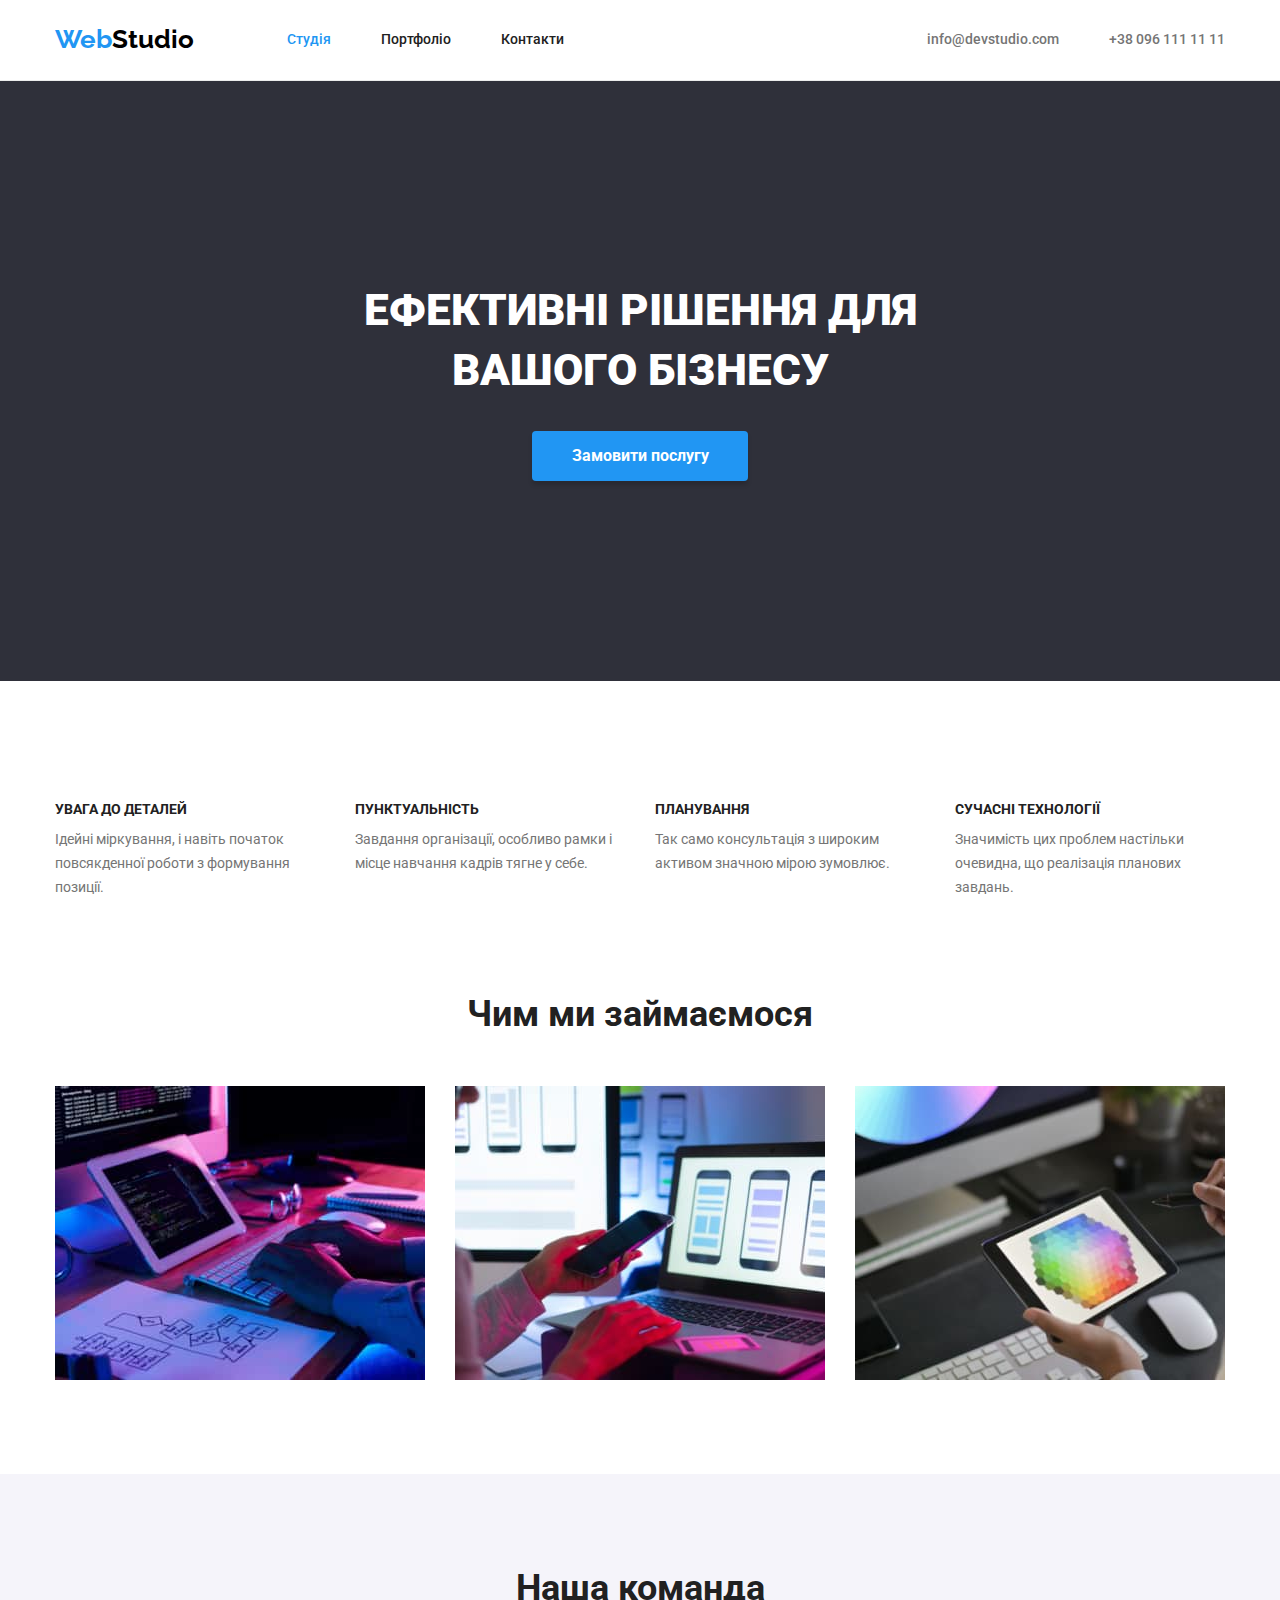
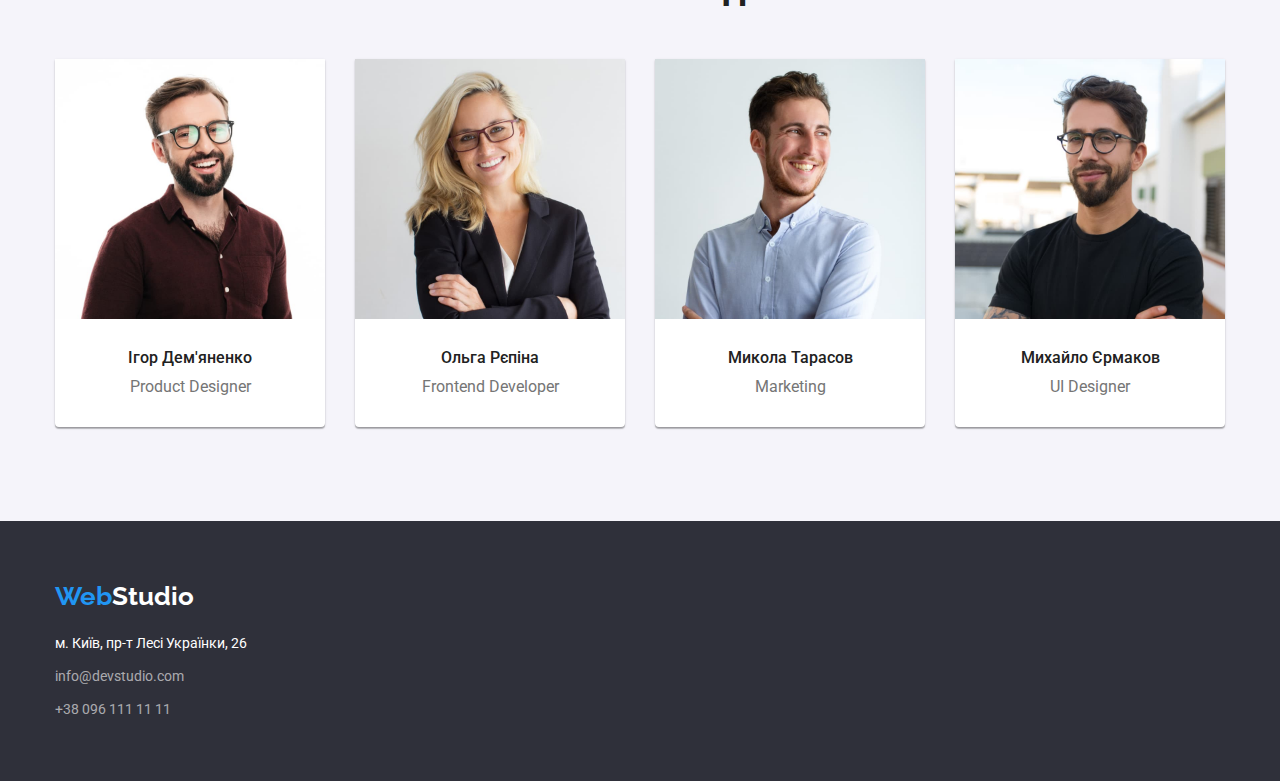
<file: index.html>
<!DOCTYPE html>
<html lang="uk">
  <head>
    <meta charset="UTF-8" />
    <meta http-equiv="X-UA-Compatible" content="IE=edge" />
    <meta name="viewport" content="width=device-width, initial-scale=1.0" />
    <title>Студия</title>
    <link rel="preconnect" href="https://fonts.googleapis.com" />
    <link rel="preconnect" href="https://fonts.gstatic.com" crossorigin />
    <link
      href="https://fonts.googleapis.com/css2?family=Raleway:wght@700&family=Roboto:wght@400;500;700;900&display=swap"
      rel="stylesheet"
    />
    <link
      rel="stylesheet"
      href="https://cdnjs.cloudflare.com/ajax/libs/modern-normalize/1.1.0/modern-normalize.min.css"
    />
    <link rel="stylesheet" href="./css/styles.css" />
  </head>
  <body>
    <!-- Header -->
    <header class="page-header">
      <div class="container flex-container">
        <nav class="flex-container">
          <a href="#" class="logo primary"
            >Web<span class="slogan">Studio</span></a
          >
          <ul class="site-nav list flex-container">
            <li class="item-list">
              <a href="#" class="link-ttl">Студія</a>
            </li>
            <li class="item-list">
              <a href="./portfolio.html" class="link">Портфоліо</a>
            </li>
            <li class="item-list">
              <a href="#" class="link">Контакти</a>
            </li>
          </ul>
        </nav>

        <ul class="auth-nav list flex-container">
          <li class="item-list">
            <a href="mailto:info@devstudio.com" class="copy"
              >info@devstudio.com</a
            >
          </li>
          <li class="item-list">
            <a href="tel:+380961111111" class="copy">+38 096 111 11 11</a>
          </li>
        </ul>
      </div>
    </header>
    <main>
      <!-- Hero -->
      <section class="section hero">
        <h1 class="heading">Ефективні рішення для вашого бізнесу</h1>
        <button type="button" class="btn">Замовити послугу</button>
      </section>
      <!-- One Section -->
      <section class="section features">
        <div class="container">
          <h2 class="visually-hidden">Наші особливості</h2>
          <ul class="post list">
            <li class="post-link">
              <h3 class="post-title">Увага до деталей</h3>
              <p class="post-text">
                Ідейні міркування, і навіть початок повсякденної роботи з
                формування позиції.
              </p>
            </li>
            <li class="post-link">
              <h3 class="post-title">Пунктуальність</h3>
              <p class="post-text">
                Завдання організації, особливо рамки і місце навчання кадрів
                тягне у себе.
              </p>
            </li>
            <li class="post-link">
              <h3 class="post-title">Планування</h3>
              <p class="post-text">
                Так само консультація з широким активом значною мірою зумовлює.
              </p>
            </li>
            <li class="post-link">
              <h3 class="post-title">Сучасні технології</h3>
              <p class="post-text">
                Значимість цих проблем настільки очевидна, що реалізація
                планових завдань.
              </p>
            </li>
          </ul>
        </div>
      </section>
      <!-- Two Section -->
      <section class="section wrap">
        <div class="container">
          <h2 class="section-title">Чим ми займаємося</h2>
          <ul class="label list">
            <li class="label-link">
              <img
                src="./images/img1.jpg"
                alt="Планшет і клавіатура"
                width="370"
                class="benefits"
              />
            </li>
            <li class="label-link">
              <img
                src="./images/img2.jpg"
                alt="Ноутбук"
                width="370"
                class="benefits"
              />
            </li>
            <li class="label-link">
              <img
                src="./images/img3.jpg"
                alt="Планшет"
                width="370"
                class="benefits"
              />
            </li>
          </ul>
        </div>
      </section>
      <!-- Three Section -->
      <section class="section team">
        <div class="container">
          <h2 class="section-title">Наша команда</h2>
          <ul class="list-ttl list">
            <li class="items">
              <img
                src="./images/img4.jpg"
                alt="Дизайнер продукту"
                width="270"
                class="img"
              />
              <h3 class="team-title">Ігор Дем'яненко</h3>
              <p class="team-sub" lang="en">Product Designer</p>
            </li>
            <li class="items">
              <img
                src="./images/img22.jpg"
                alt="Розробник"
                width="270"
                class="img"
              />
              <h3 class="team-title">Ольга Рєпіна</h3>
              <p class="team-sub" lang="en">Frontend Developer</p>
            </li>
            <li class="items">
              <img
                src="./images/img6.jpg"
                alt="Маркетолог"
                width="270"
                class="img"
              />
              <h3 class="team-title">Микола Тарасов</h3>
              <p class="team-sub" lang="en">Marketing</p>
            </li>
            <li class="items">
              <img
                src="./images/img7.jpg"
                alt="Дизайнер"
                width="270"
                class="img"
              />
              <h3 class="team-title">Михайло Єрмаков</h3>
              <p class="team-sub" lang="en">UI Designer</p>
            </li>
          </ul>
        </div>
      </section>
    </main>
    <!-- Footer -->
    <footer class="footer">
      <div class="container">
        <a href="#" class="logo secondary"
          >Web<span class="caption">Studio</span></a
        >
        <address>
          <ul class="content list">
            <li class="content-link">
              <a
                href="https://goo.gl/maps/CPtrU1FHBa2aNyZL9"
                target="_blank"
                rel="noopener noreferrer"
                class="text"
              >
                м. Київ, пр-т Лесі Українки, 26
              </a>
            </li>
            <li class="content-link">
              <a href="mailto:info@devstudio.com" class="copyright"
                >info@devstudio.com</a
              >
            </li>
            <li class="content-link">
              <a href="tel:+380961111111" class="copyright"
                >+38 096 111 11 11</a
              >
            </li>
          </ul>
        </address>
      </div>
    </footer>
  </body>
</html>
</file>
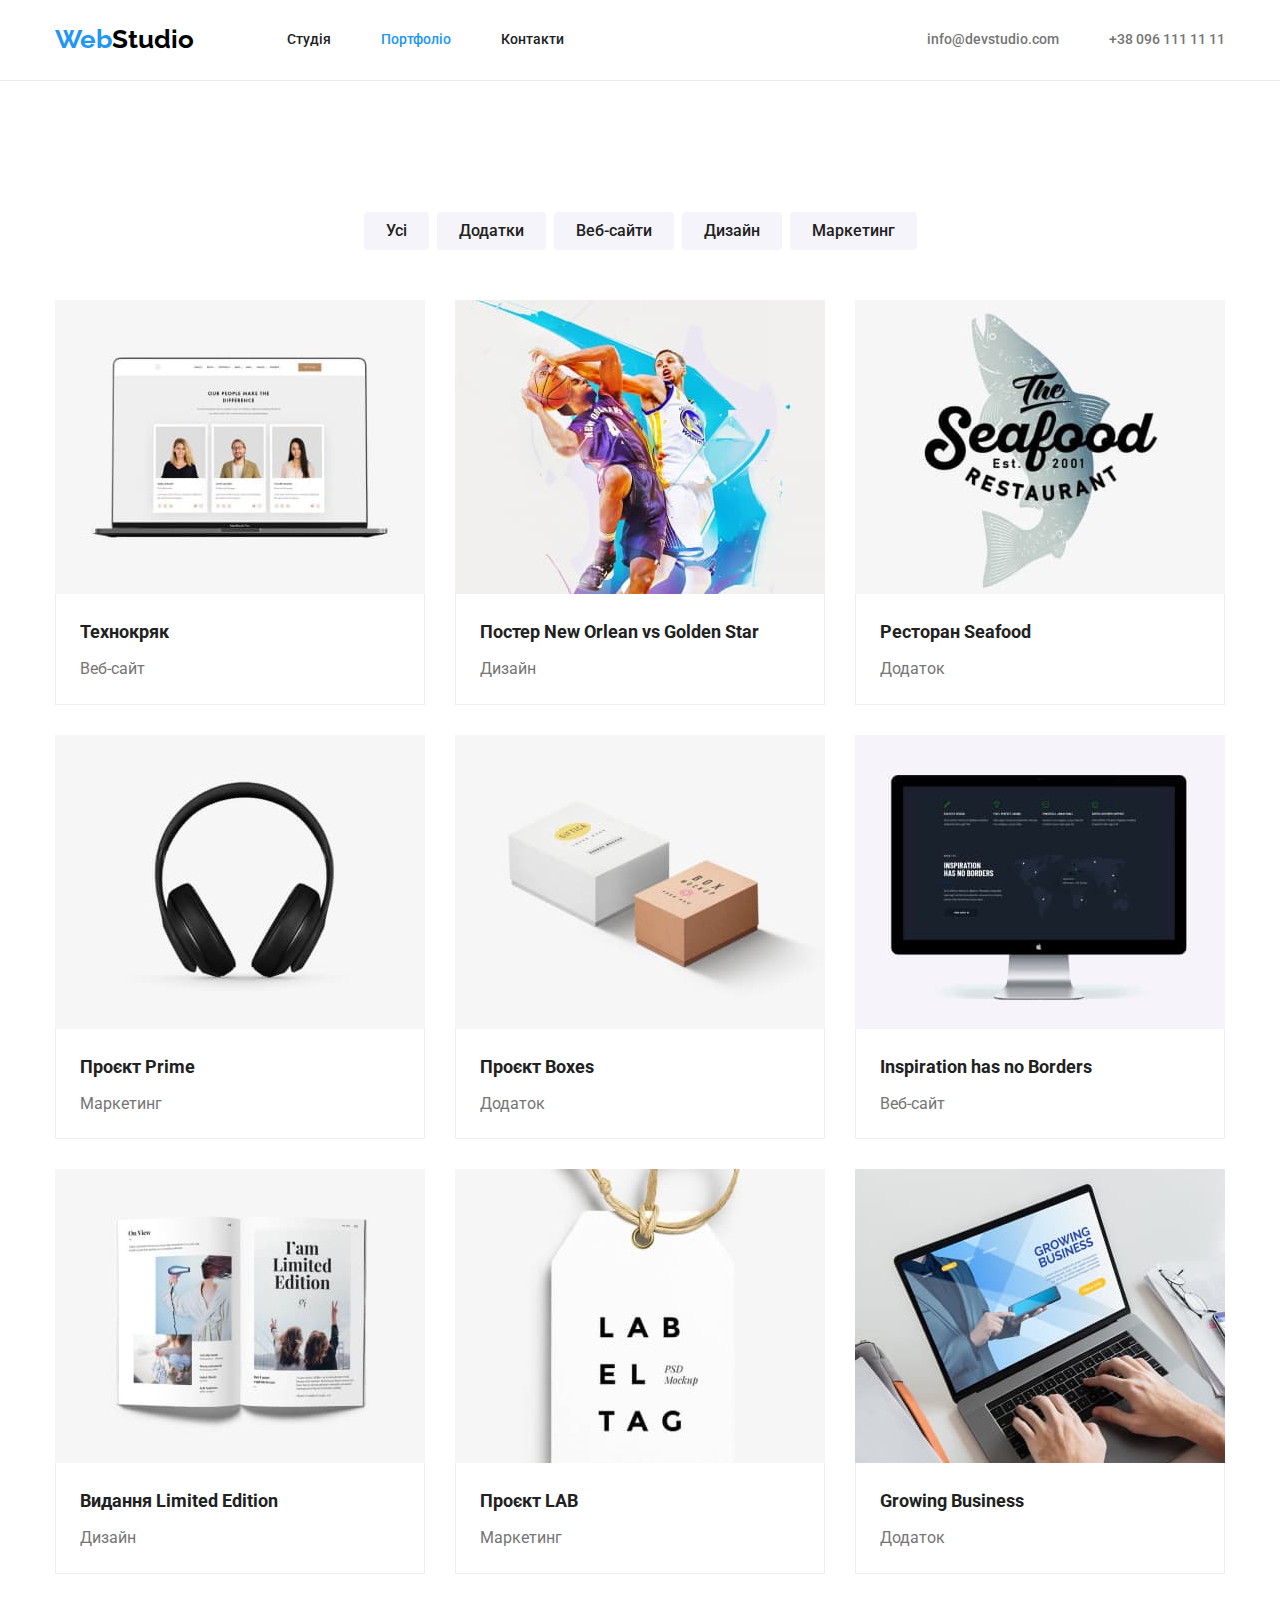
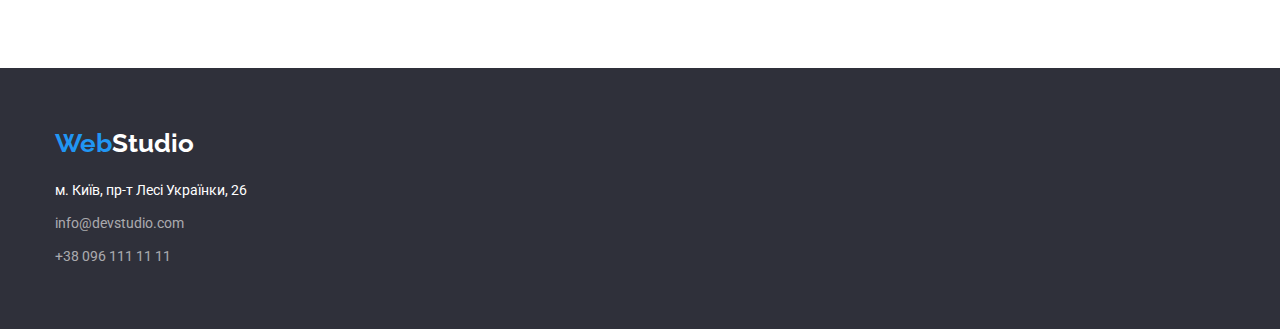
<file: portfolio.html>
<!DOCTYPE html>
<html lang="uk">
  <head>
    <meta charset="UTF-8" />
    <meta http-equiv="X-UA-Compatible" content="IE=edge" />
    <meta name="viewport" content="width=device-width, initial-scale=1.0" />
    <title>Портфоліо</title>
    <link rel="preconnect" href="https://fonts.googleapis.com" />
    <link rel="preconnect" href="https://fonts.gstatic.com" crossorigin />
    <link
      href="https://fonts.googleapis.com/css2?family=Raleway:wght@700&family=Roboto:wght@400;500;700;900&display=swap"
      rel="stylesheet"
    />
    <link
      rel="stylesheet"
      href="https://cdnjs.cloudflare.com/ajax/libs/modern-normalize/1.1.0/modern-normalize.min.css"
    />
    <link rel="stylesheet" href="./css/styles.css" />
  </head>
  <body>
    <!-- Header -->
    <header class="page-header">
      <div class="container flex-container">
        <nav class="flex-container">
          <a href="#" class="logo primary"
            >Web<span class="slogan">Studio</span></a
          >
          <ul class="site-nav list flex-container">
            <li class="item-list">
              <a href="./index.html" class="link">Студія</a>
            </li>
            <li class="item-list">
              <a href="#" class="link-ttl">Портфоліо</a>
            </li>
            <li class="item-list">
              <a href="#" class="link">Контакти</a>
            </li>
          </ul>
        </nav>
        <ul class="auth-nav list flex-container">
          <li class="item-list">
            <a href="mailto:info@devstudio.com" class="copy"
              >info@devstudio.com</a
            >
          </li>
          <li class="item-list">
            <a href="tel:+380961111111" class="copy">+38 096 111 11 11</a>
          </li>
        </ul>
      </div>
    </header>
    <main>
      <!-- Portfolio Section -->
      <section class="section">
        <div class="container">
          <h1 class="visually-hidden">Проекти</h1>
          <ul class="column list">
            <li class="column-link">
              <button type="button" class="click">Усі</button>
            </li>
            <li class="column-link">
              <button type="button" class="click">Додатки</button>
            </li>
            <li class="column-link">
              <button type="button" class="click">Веб-сайти</button>
            </li>
            <li class="column-link">
              <button type="button" class="click">Дизайн</button>
            </li>
            <li class="column-link">
              <button type="button" class="click">Маркетинг</button>
            </li>
          </ul>
          <ul class="project list">
            <li class="project-link">
              <a href="" class="visit"
                ><img
                  src="./images/img8.jpg"
                  alt="Ноутбук"
                  width="370"
                  class="image"
                />
                <div class="description">
                  <h2 class="project-ttl">Технокряк</h2>
                  <p class="project-list">Веб-сайт</p>
                </div></a
              >
            </li>
            <li class="project-link">
              <a href="" class="visit"
                ><img
                  src="./images/img9.jpg"
                  alt="Гравці в баскетбол"
                  width="370"
                  class="image"
                />
                <div class="description">
                  <h2 class="project-ttl">Постер New Orlean vs Golden Star</h2>
                  <p class="project-list">Дизайн</p>
                </div></a
              >
            </li>
            <li class="project-link">
              <a href="" class="visit"
                ><img
                  src="./images/img10.jpg"
                  alt="Логотип ресторану"
                  width="370"
                  class="image"
                />
                <div class="description">
                  <h2 class="project-ttl">Ресторан Seafood</h2>
                  <p class="project-list">Додаток</p>
                </div></a
              >
            </li>
            <li class="project-link">
              <a href="" class="visit"
                ><img
                  src="./images/img11.jpg"
                  alt="Навушники"
                  width="370"
                  class="image"
                />
                <div class="description">
                  <h2 class="project-ttl">Проєкт Prime</h2>
                  <p class="project-list">Маркетинг</p>
                </div></a
              >
            </li>
            <li class="project-link">
              <a href="" class="visit"
                ><img
                  src="./images/img12.jpg"
                  alt="Коробки"
                  width="370"
                  class="image"
                />
                <div class="description">
                  <h2 class="project-ttl">Проєкт Boxes</h2>
                  <p class="project-list">Додаток</p>
                </div></a
              >
            </li>
            <li class="project-link">
              <a href="" class="visit"
                ><img
                  src="./images/img13.jpg"
                  alt="Моноблок"
                  width="370"
                  class="image"
                />
                <div class="description">
                  <h2 class="project-ttl" lang="en">
                    Inspiration has no Borders
                  </h2>
                  <p class="project-list">Веб-сайт</p>
                </div></a
              >
            </li>
            <li class="project-link">
              <a href="" class="visit"
                ><img
                  src="./images/img14.jpg"
                  alt="Журнал"
                  width="370"
                  class="image"
                />
                <div class="description">
                  <h2 class="project-ttl">Видання Limited Edition</h2>
                  <p class="project-list">Дизайн</p>
                </div></a
              >
            </li>
            <li class="project-link">
              <a href="" class="visit"
                ><img
                  src="./images/img15.jpg"
                  alt="Візитка"
                  width="370"
                  class="image"
                />
                <div class="description">
                  <h2 class="project-ttl">Проєкт LAB</h2>
                  <p class="project-list">Маркетинг</p>
                </div></a
              >
            </li>
            <li class="project-link">
              <a href="" class="visit"
                ><img
                  src="./images/img16.jpg"
                  alt="Ноутбук"
                  width="370"
                  class="image"
                />
                <div class="description">
                  <h2 class="project-ttl" lang="en">Growing Business</h2>
                  <p class="project-list">Додаток</p>
                </div></a
              >
            </li>
          </ul>
        </div>
      </section>
    </main>
    <!-- Footer -->
    <footer class="footer">
      <div class="container">
        <a href="#" class="logo secondary"
          >Web<span class="caption">Studio</span></a
        >
        <address>
          <ul class="content list">
            <li class="content-link">
              <a
                href="https://goo.gl/maps/CPtrU1FHBa2aNyZL9"
                target="_blank"
                rel="noopener noreferrer"
                class="text"
              >
                м. Київ, пр-т Лесі Українки, 26
              </a>
            </li>
            <li class="content-link">
              <a href="mailto:info@devstudio.com" class="copyright"
                >info@devstudio.com</a
              >
            </li>
            <li class="content-link">
              <a href="tel:+380961111111" class="copyright"
                >+38 096 111 11 11</a
              >
            </li>
          </ul>
        </address>
      </div>
    </footer>
  </body>
</html>
</file>
<file: css/styles.css>
/* Root */

:root {
--logo-color:#2196F3;
--logo-secondary-color:#188CE8;
--black-color:#000000;
--brand-color: #F5F5F5;
--nav-color:#FFFFFF;
--headfoot-color:#2F303A;
--fsection-color:#F5F4FA;

--main-font-color:#212121;
--second-font-color:#757575;

--border-color:#ECECEC;
--border-secondary-color:#EEEEEE;
}

                                      /* Body */
 
body {
  color: var(--main-font-color);
  background-color: var(--nav-color);
  font-family: 'Roboto', sans-serif;
}

.list {
  padding: 0;
  margin: 0;
  list-style: none;
}

h1,
h2,
h3,
h4,
h5,
h6,
p{
  margin-top: 0;
  margin-bottom: 0;
}


                                      /* Container, Section */

.container {
  width: 1200px;
  margin: 0 auto;
  padding-left: 15px;
  padding-right: 15px;
}

.section {
  padding-top: 94px;
  padding-bottom: 94px;
}

.section.hero {
  padding-top: 200px;
  padding-bottom: 200px;
}

.section.wrap{
  padding-top: 0px;
}

                                      /*  Header*/

.flex-container {
  display: flex;
  align-items: center;
}

.page-header {
  background-color: var(--nav-color);
  border-bottom: 1px solid var(--border-color);
}


.logo {
 color: var(--logo-color);
  text-decoration: none;
  font-family: 'Raleway', sans-serif;
  font-size: 26px;
  font-weight: 700;
  line-height: 1.19;
  }

 .logo.primary {
  padding: 24px 0 25px;
 } 

.slogan {
  color: var(--black-color);
}

.site-nav {
  display: flex;
  margin-left: 93px;
}

.site-nav .link:hover,
.site-nav .link:focus {
  color: var(--logo-color);
}

.site-nav .item-list:not(:last-child) {
  margin-right: 50px;
}


.link-ttl {
  display: block;
  padding-top: 32px;
  padding-bottom: 32px;
  

  color: var(--logo-color);
  text-decoration: none;
  font-size: 14px;
  font-weight: 500;
  line-height: 1.14;
}

.link {
  display: block;
  padding-top: 32px;
  padding-bottom: 32px;

  color: var(--main-font-color);
  text-decoration: none;
  font-size: 14px;
  font-weight: 500;
  line-height: 1.14; 
}

.auth-nav {
  display: flex;
  margin-left: auto;
}

.auth-nav .item-list:not(:last-child) {
  margin-right: 50px;
}

.auth-nav .copy:hover,
.auth-nav .copy:focus {
  color: var(--logo-color);
}

.copy {
  display: block;
  padding-top: 32px;
  padding-bottom: 32px;

  color: var(--second-font-color);
  text-decoration: none;
  font-size: 14px;
  font-weight: 500;
  line-height: 1.14;
}

                                   /* Hero */

.section.hero{
text-align: center;
}

.hero {
  background-color: var(--headfoot-color);
}

.heading {
  color: var(--nav-color);
  font-size: 44px;
  font-weight: 900;
  line-height: 1.36;
  text-transform: uppercase;

  max-width: 696px;
  margin: 0 auto 30px;
}

.btn {
  padding: 10px 32px;
  min-width: 216px;

  background-color: var(--logo-color);
  color: var(--nav-color);
  box-shadow: 0px 4px 4px rgba(0, 0, 0, 0.15);
  border-radius: 4px;
  border: none;

  font-size: 16px;
  font-weight: 700;
  line-height: 1.87;
  cursor: pointer;
}

.btn:hover,
.btn:focus {
  background-color: var(--logo-secondary-color)
}

                                  /* One Section */

.visually-hidden {
  transform: scale(0);
}

.post {
  display: flex;
  flex-wrap: wrap;
  margin-right: -30px;
}

.post-title {
  margin-bottom: 10px;
  

  color: var(--main-font-color);
  font-size: 14px;
  font-weight: 700;
  line-height: 1.14;
  text-transform: uppercase;
}

.post .post-link{
  flex-basis: calc(100% / 4 - 30px);
  margin-right: 30px;
}

.post-text {
  color: var(--second-font-color);
  font-size: 14px;
  line-height: 1.71;
  text-align: left;
}

                                  /* Two Section */

.section-title {
  font-size: 36px;
  font-weight: 700;
  line-height: 1.16;
  text-align: center;

  margin-bottom: 50px;
}

.label {
  display: flex;
  margin-right: -30px;
}

.label .label-link {
  margin-right: 30px;
  width: calc(100% / 3 - 30px);
}

.label-link .benefits{
  display: block;
}

                                 /* Three Section */

.team {
  background-color: var(--fsection-color);
}

.list-ttl {
  display: flex;
}

.list-ttl .items {
  background-color: var(--nav-color);
  box-shadow: 0px 1px 3px rgba(0, 0, 0, 0.12),
              0px 1px 1px rgba(0, 0, 0, 0.14),
              0px 2px 1px rgba(0, 0, 0, 0.2);
  border-radius: 0px 0px 4px 4px;
  text-align:center;
  width: calc(100% - 90px / 4);
}

.list-ttl .items:not(:last-child) {
  margin-right: 30px;
}

.team-title {
  color: var(--main-font-color);
  font-weight: 500;
  font-size: 16px;
  line-height: 1.18;

  padding-bottom: 10px;
}

.team-sub {
  color: var(--second-font-color);
  font-size: 16px;
  line-height: 1.18;

  padding-bottom: 30px;
}

.img {
  display: block;
  padding-bottom: 30px;
}

                                    /* Footer */

.logo.secondary {
  display: inline-block;
  margin-bottom: 20px;
}

.footer {
  background-color: var(--headfoot-color);
  padding: 60px 0 60px;
}

.caption {
  color: var(--nav-color);
}

.text {
  color: var(--nav-color);
  text-decoration: none;
  font-style: normal;
  font-size: 14px;
  line-height: 1.7;

  display: inline-block;
}

.text:hover,
.text:focus {
  color: var(--logo-color);
}

.copyright {
  color: rgba(255, 255, 255, 0.6);
  text-decoration: none;
  font-style: normal;
  font-size: 14px;
  line-height: 1.7;

  display: inline-block;
}

.content-link:not(:last-child){
  margin-bottom: 9px;
}

.copyright:hover,
.copyright:focus {
  color: var(--logo-color);
}

                                    /* Portfolio Section */

 .column {
   display: flex;
   justify-content: center;
   margin-bottom: 50px;
 }  

 .column .column-link:not(:last-child) {
   margin-right: 8px;
 }

.click {
  color: var(--main-font-color);
  background-color: var(--fsection-color);
  border-radius: 4px;
  border: none;
  
 
  font-family: inherit;
  font-size: 16px;
  font-weight: 500;
  line-height: 1.62;
  cursor: pointer;

  padding: 6px 22px;
}

.click:hover,
.click:focus {
  background-color: var(--logo-color);
  color: var(--nav-color);
  box-shadow: 0px 3px 1px rgba(0, 0, 0, 0.1), 
              0px 1px 2px rgba(0, 0, 0, 0.08),
             0px 2px 2px rgba(0, 0, 0, 0.12);
}

.project {
  display: flex;
  flex-wrap: wrap;
}

.project-link{
  width: calc((100% - 60px) / 3);
}

.project .project-link:not(:nth-last-child(-n+3)) {
  margin-bottom: 30px;
}

.project .project-link:not(:nth-child(3n)) {
  margin-right: 30px;
}

.project .visit {
  text-decoration: none;
}

.project-ttl {
  color: var(--main-font-color);
  font-size: 18px;
  font-weight: 700;
  line-height: 2;
  
  padding-top: 20px;
  padding-bottom: 4px;
}

.project-list {
  color: var(--second-font-color);
  font-size: 16px;
  line-height: 1.87;

  margin-top: 0;
  margin-bottom: 0;
  padding-bottom: 20px;
}
.description {
  padding-left: 24px;
  padding-right: 24px;
  border-bottom: 1px solid var(--border-secondary-color);
  border-right: 1px solid var(--border-secondary-color);
  border-left: 1px solid var(--border-secondary-color);
}


.image {
  display: block;
}
</file>
